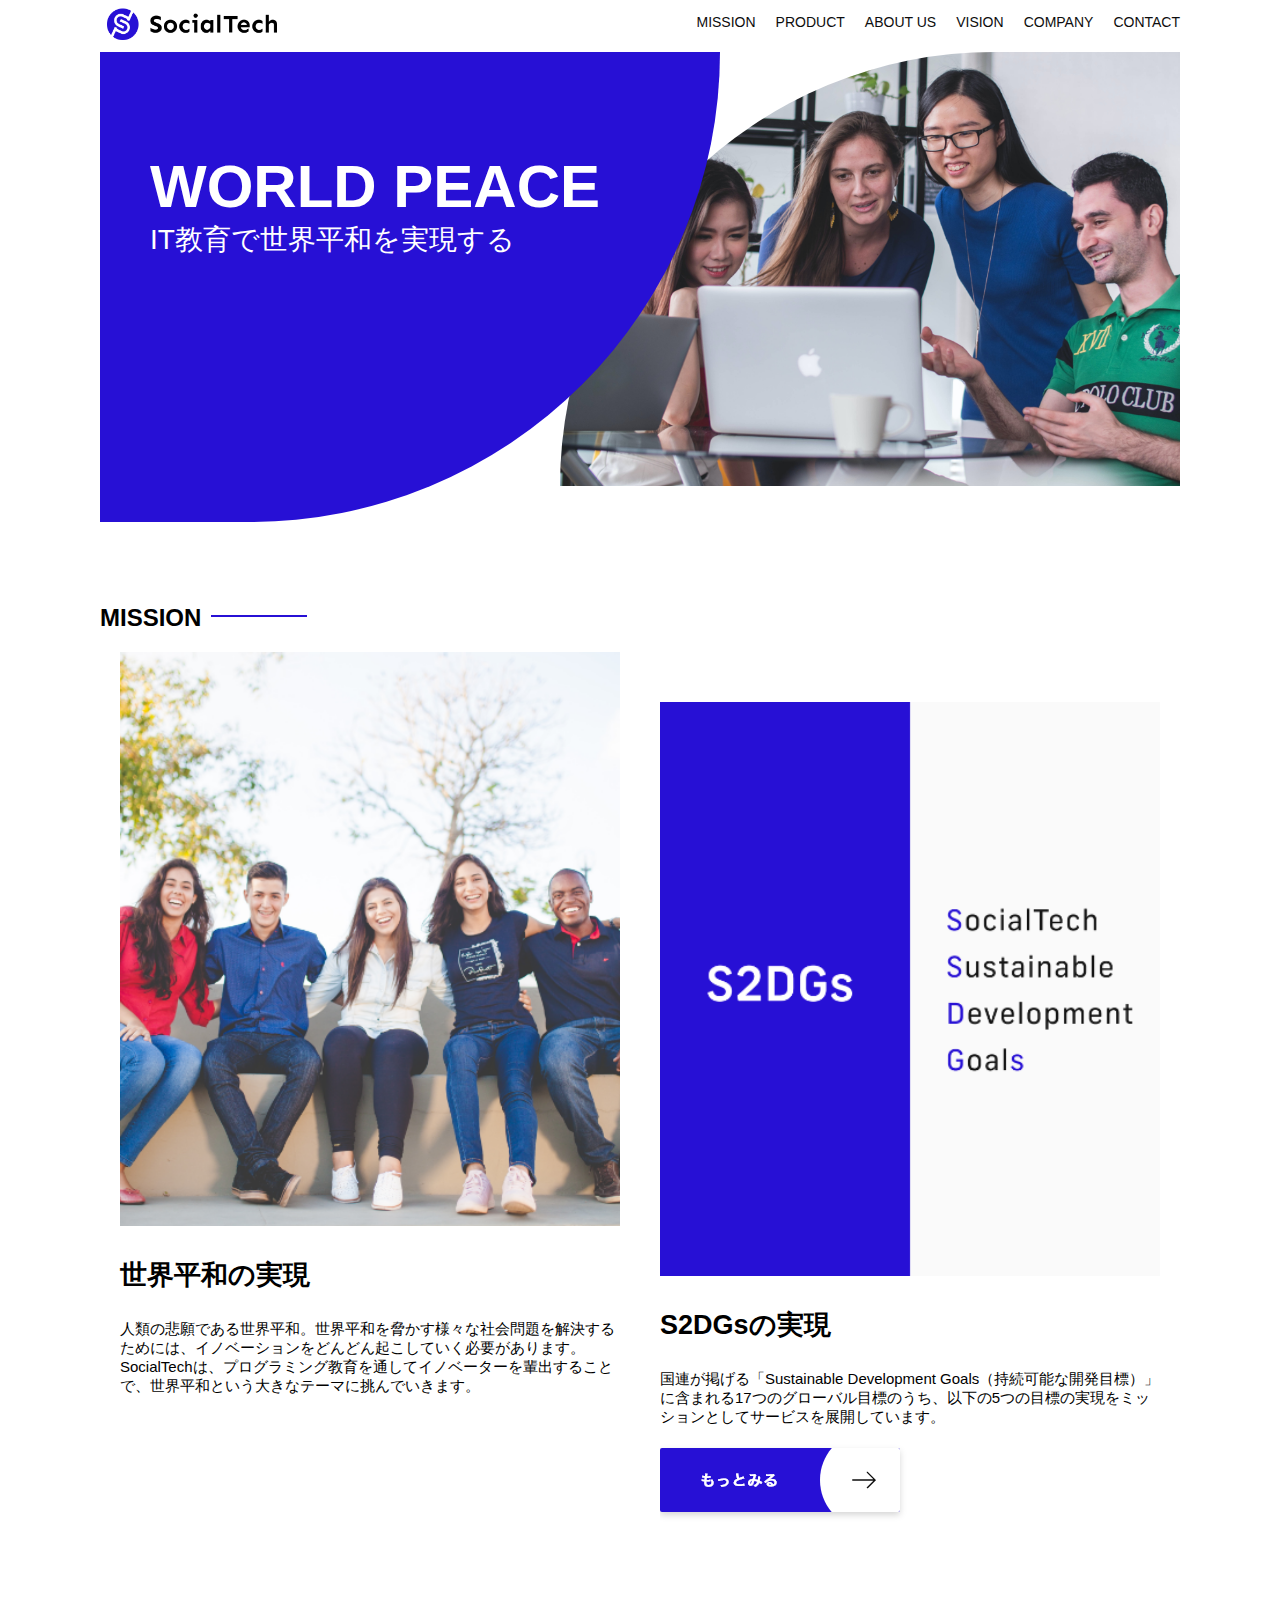
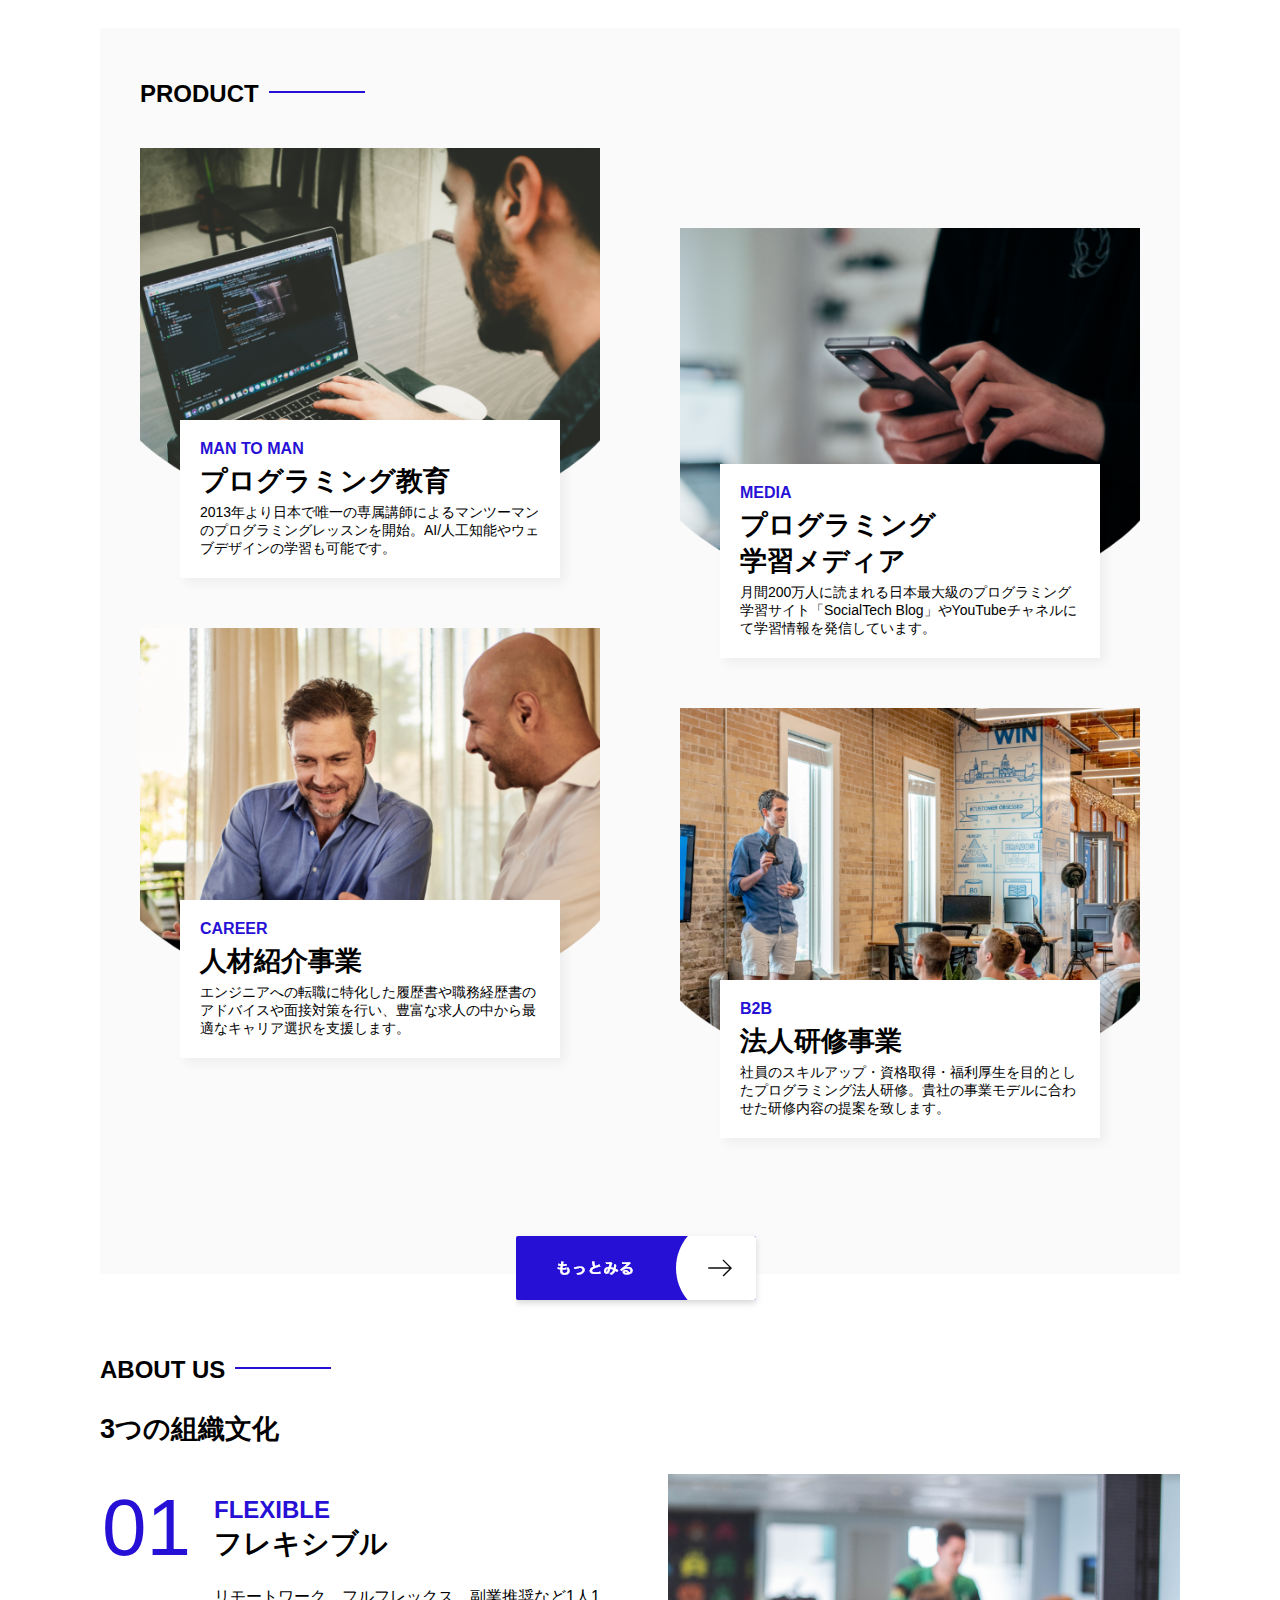
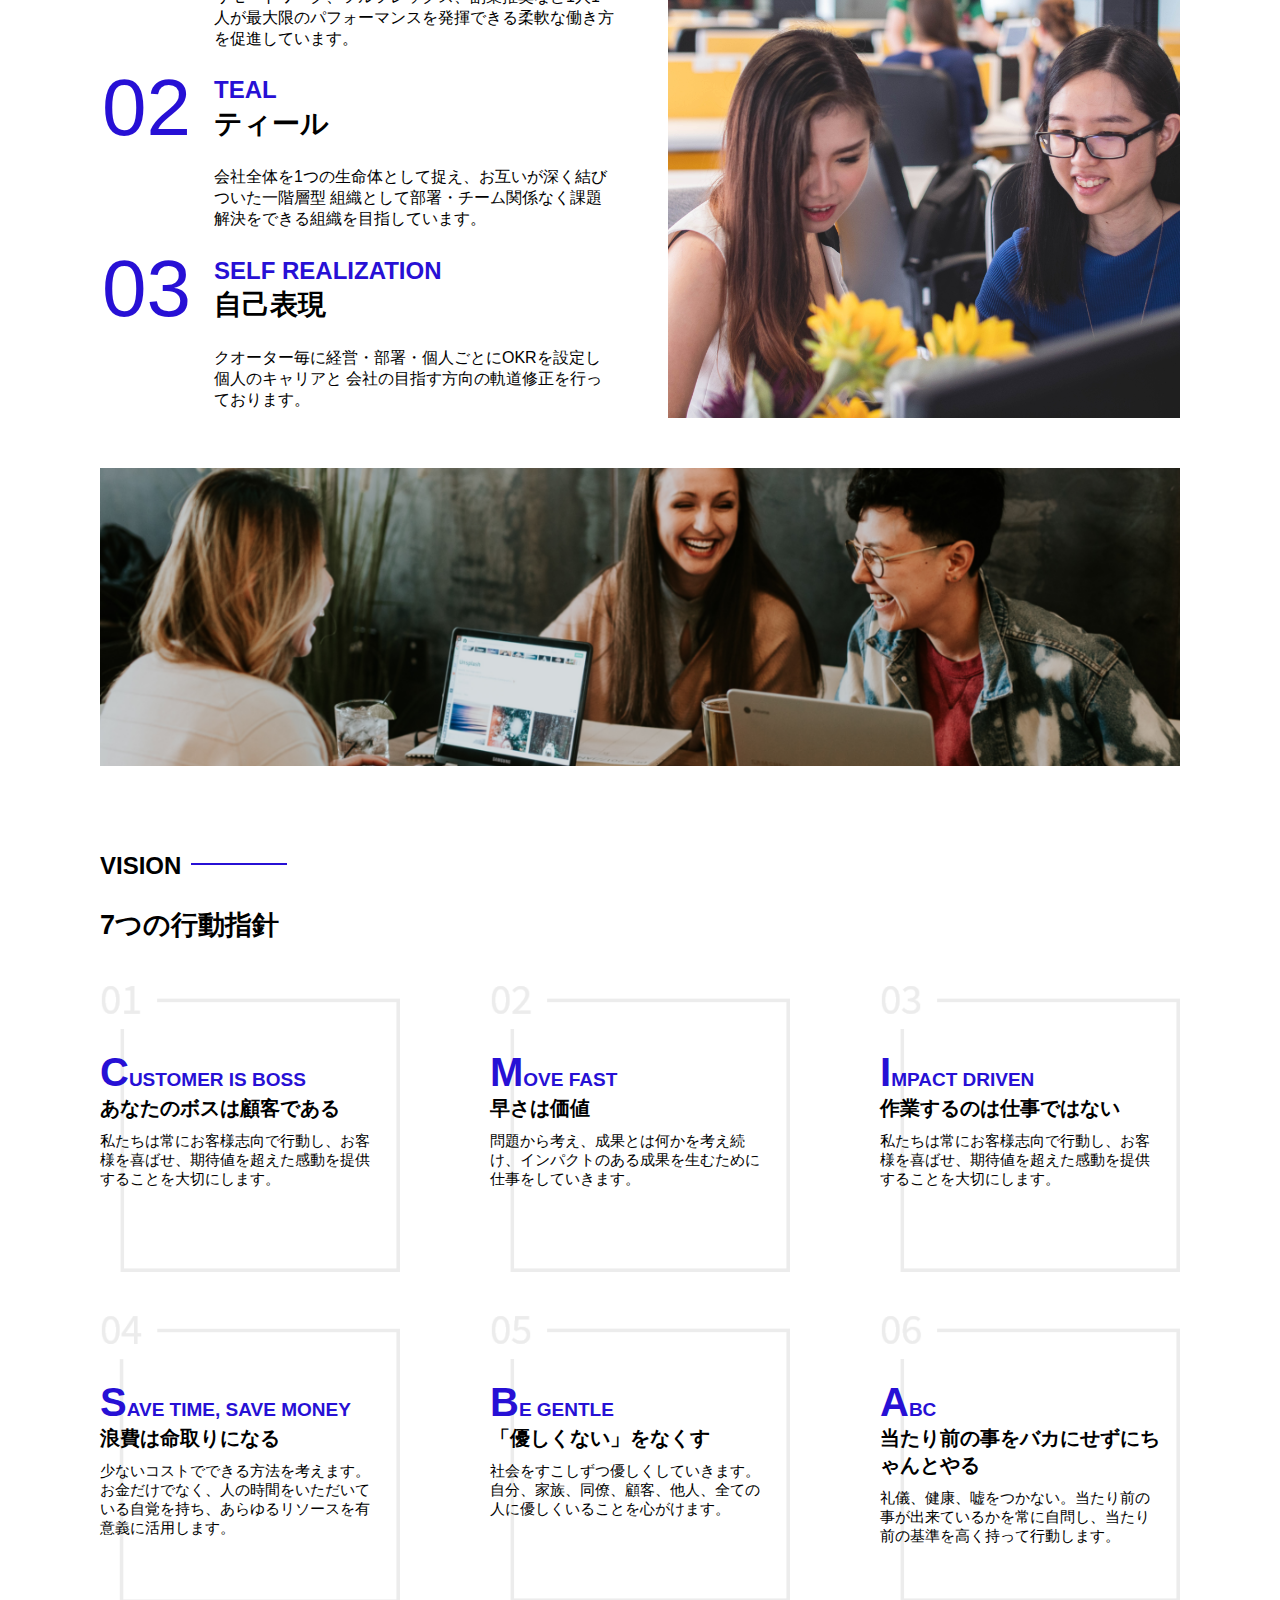
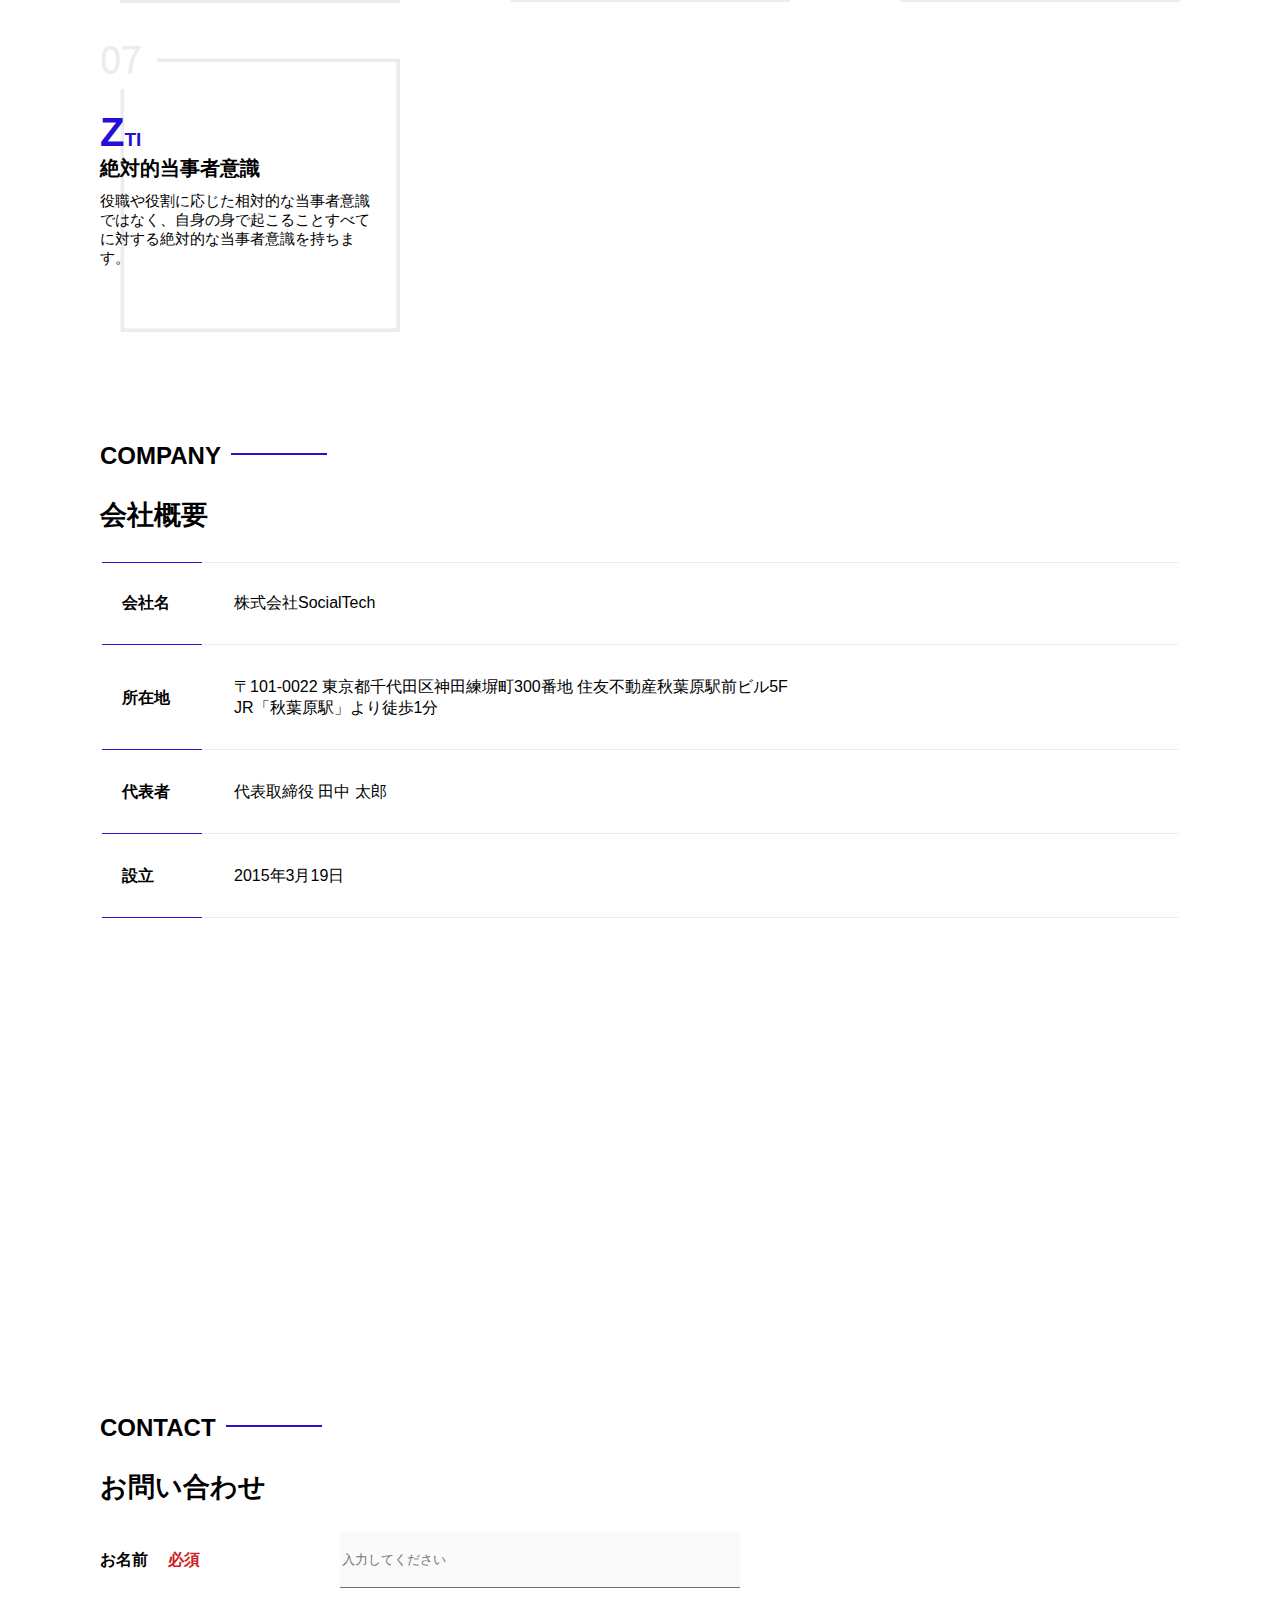
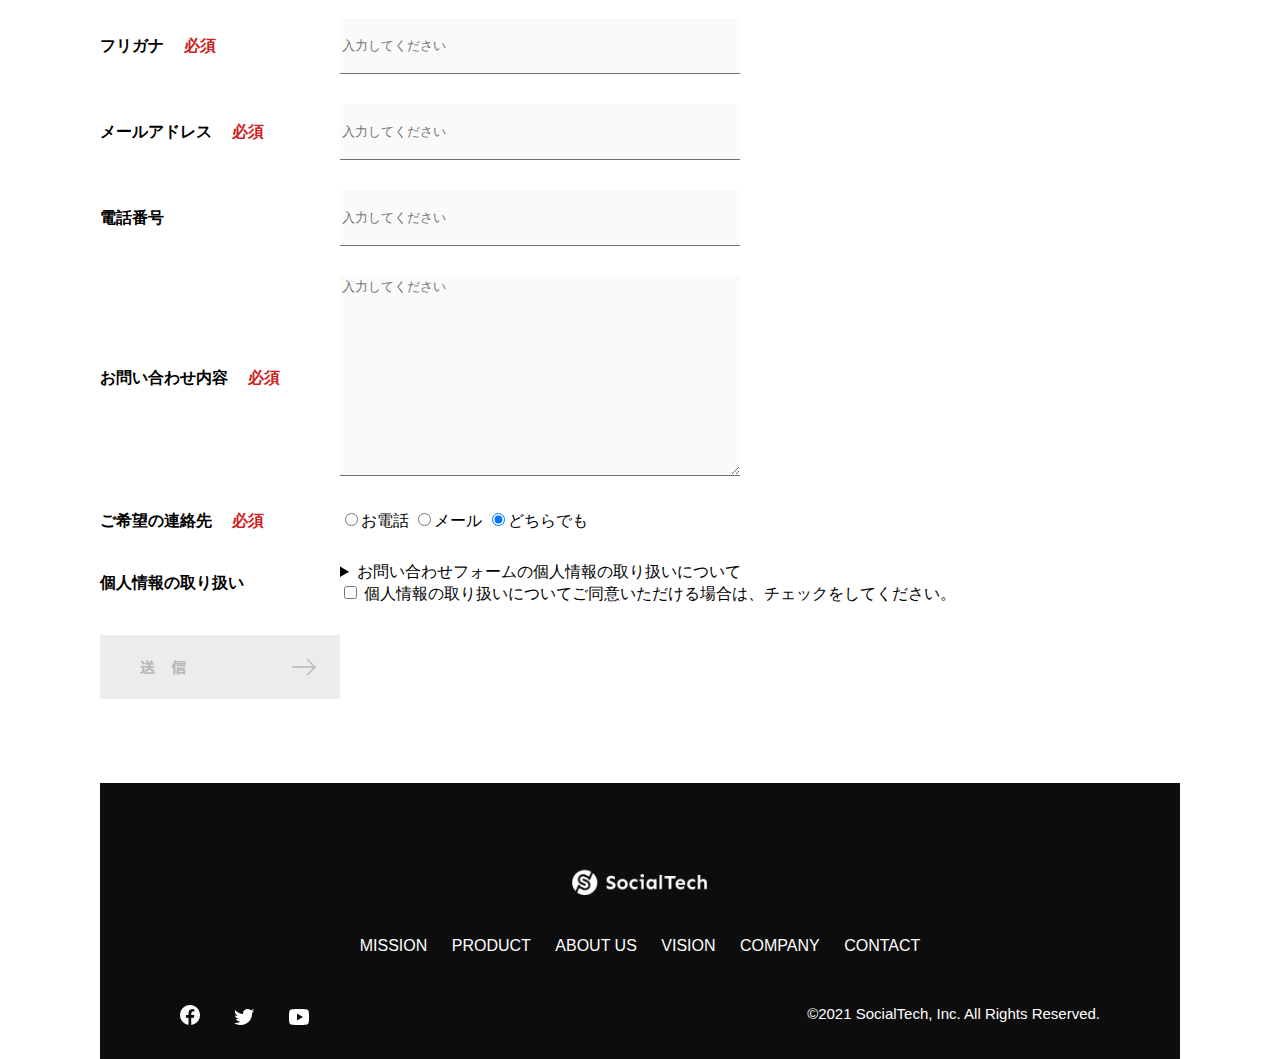
<file: socialtech/index.html>
<!DOCTYPE html>
<html>
  <head>
    <title>SocialTech</title>
    <meta charset="utf-8">
    <meta name="description" content="SocialTechはEdTech業界のリーディングカンパニーを目指します。">
    <meta name="viewport" content="width=device-width, initial-scale=1.0">
    <link rel="stylesheet" href="style.css">
  </head>
  
  <body>
    <!-- ヘッダー -->
    <header>

      <!-- ロゴ -->
      <a href="index.html" id="logo">
        <img src="images/logo.png" alt="トップページに戻る">
      </a>

      <!-- PC用ナビゲーション -->
      <nav id="nav-pc">
        <ul>
          <li><a href="mission.html">MISSION</a></li>
          <li><a href="product.html">PRODUCT</a></li>
          <li><a href="index.html#aboutus">ABOUT US</a></li>
          <li><a href="index.html#vision">VISION</a></li>
          <li><a href="index.html#company">COMPANY</a></li>
          <li><a href="index.html#contact">CONTACT</a></li>
        </ul>
      </nav>

      <!-- スマホ用メニューボタン -->
       <button id="menu-sp" onclick="document.getElementById('nav-sp').style.display = 'block'">
        <img src="images/button-menu.png" alt="ナビゲーションを開く">
       </button>

       <!-- スマホ用ナビゲーション -->
        <div id="nav-sp">
          <button id="close" onclick="document.getElementById('nav-sp').style.display = 'none'">
            <img src="images/button-close.png" alt="ナビゲーションを閉じる">
          </button>

          <nav>
            <ul>
              <li>
                <a id="logo-sp" href="index.html" onclick="document.getElementById('nav-sp').style.display = 'none'"><img src="images/logo-sp.png" alt="トップページに戻る"></a>
              </li>
              <li><a class="menu" href="mission.html" onclick="document.getElementById('nav-sp').style.display = 'none'">MISSION</a></li>
              <li><a class="menu" href="product.html" onclick="document.getElementById('nav-sp').style.display = 'none'">PRODUCT</a></li>
              <li><a class="menu" href="index.html#aboutus" onclick="document.getElementById('nav-sp').style.display = 'none'">ABOUT US</a></li>
              <li><a class="menu" href="index.html#vision" onclick="document.getElementById('nav-sp').style.display = 'none'">VISION</a></li>
              <li><a class="menu" href="index.html#company" onclick="document.getElementById('nav-sp').style.display = 'none'">COMPANY</a></li>
              <li><a class="menu" href="index.html#contact" onclick="document.getElementById('nav-sp').style.display = 'none'">CONTACT</a></li>
            </ul>
          </nav>
          <div id="sns">
            <a href="https://www.facebook.com/sejuku2013">
              <img src="images/button-facebook.png" alt="Facebookのリンク">
            </a>
            <a href="https://twitter.com/samuraijuku">
              <img src="images/button-twitter.png" alt="Twitterのリンク">
            </a>
            <a href="https://www.youtube.com/channel/UCCFOQO5aDK0xXam4cUQXT8g">
              <img src="images/button-youtube.png" alt="YouTubeのリンク">
            </a>
          </div>
        </div>
    </header>
    
    <main>
     <article>
       <!-- メインビジュアル -->
       <section id="main-visual">
        <div id="main-message">
          <h1>WORLD PEACE</h1>
          <p>IT教育で世界平和を実現する</p>
        </div>
        <img src="images/index/index-main.png" alt="PC周りに仲間が集まる多国籍の仲間たち">
       </section>

        <!-- ミッション -->
        <section id="mission">
          <h2 class="index-h2">MISSION</h2>
          <div id="mission-flex">
            <div>
              <img id="mission-photo" src="images/index/index-mission.png" alt="屋外のベンチで写真を撮影する多国籍の仲間たち">
              <h3>世界平和の実現</h3>
              <p>人類の悲願である世界平和。世界平和を脅かす様々な社会問題を解決するためには、イノベーションをどんどん起こしていく必要があります。SocialTechは、プログラミング教育を通してイノベーターを輩出することで、世界平和という大きなテーマに挑んでいきます。</p>
            </div>
            <div>
              <img id="s2dgs" src="images/index/s2dgs.png" alt="S2DGs">
              <h3>S2DGsの実現</h3>
              <p>国連が掲げる「Sustainable Development Goals（持続可能な開発目標）」に含まれる17つのグローバル目標のうち、以下の5つの目標の実現をミッションとしてサービスを展開しています。</p>
              <a href="mission.html">
                <img src="images/button-more.png" alt="もっとみる">
              </a>
            </div>
          </div>
        </section>

       <!-- プロダクト -->
       <section id="product">
        <h2 class="index-h2">PRODUCT</h2>
        <div class="product-flex">
          <div id="product-left">
            <div>
              <img class="product-photo" src="images/index/index-mantoman.png" alt="PCでコードを書く男性">
              <div class="product-explain">
                <span>MAN TO MAN</span>
                <h3>プログラミング教育</h3>
                <p>2013年より日本で唯一の専属講師によるマンツーマンのプログラミングレッスンを開始。AI/人工知能やウェブデザインの学習も可能です。</p>
              </div>
            </div>
            <div>
              <img class="product-photo" src="images/index/index-career.png" alt="笑顔で話し合う2人の男性">
              <div class="product-explain">
                <span>CAREER</span>
                <h3>人材紹介事業</h3>
                <p>エンジニアへの転職に特化した履歴書や職務経歴書のアドバイスや面接対策を行い、豊富な求人の中から最適なキャリア選択を支援します。</p>
              </div>
            </div>
          </div>
          <div id="product-right">
               <div>
                 <img class="product-photo" src="images/index/index-media.png" alt="スマートフォンを操作する人">
                 <div class="product-explain">
                   <span>MEDIA</span>
                   <h3>プログラミング<br>学習メディア</h3>
                   <p>月間200万人に読まれる日本最大級のプログラミング学習サイト「SocialTech Blog」やYouTubeチャネルにて学習情報を発信しています。</p>
                 </div>
               </div>
               <div>
                 <img class="product-photo" src="images/index/index-b2b.png" alt="講演中の男性とそれを聴く人々">
                 <div class="product-explain">
                   <span>B2B</span>
                   <h3>法人研修事業</h3>
                   <p>社員のスキルアップ・資格取得・福利厚生を目的としたプログラミング法人研修。貴社の事業モデルに合わせた研修内容の提案を致します。</p>
                 </div>
               </div>
             </div>
           </div>
        <div id="product-more">
          <a href="product.html">
            <img src="images/button-more.png" alt="もっとみる">
          </a>
        </div>
       </section>

       <!-- ABOUT US -->
       <section id="aboutus">
        <h2 class="index-h2">ABOUT US</h2>
        <h3>3つの組織文化</h3>
        <div>
          <table class="culture-table">
            <tr>
              <td class="culture-num">01</td>
              <th><span class="culture-en">FLEXIBLE</span><br>フレキシブル</th>
            </tr>
            <tr>
              <td>
                <!-- 空のセル -->
              </td>
              <td class="culture-description">リモートワーク、フルフレックス、副業推奨など1人1人が最大限のパフォーマンスを発揮できる柔軟な働き方を促進しています。</td>
            </tr>
            <tr>
              <td class="culture-num">02</td>
              <th><span class="culture-en">TEAL</span><br>ティール</th>
            </tr>
            <tr>
              <td>
                <!-- 空のセル -->
              </td>
              <td class="culture-description">会社全体を1つの生命体として捉え、お互いが深く結びついた一階層型 組織として部署・チーム関係なく課題解決をできる組織を目指しています。</td>
            </tr>
            <tr>
              <td class="culture-num">03</td>
              <th><span class="culture-en">SELF REALIZATION</span><br>自己表現</th>
            </tr>
            <tr>
              <td>
                <!-- 空のセル -->
              </td>
              <td class="culture-description">クオーター毎に経営・部署・個人ごとにOKRを設定し個人のキャリアと 会社の目指す方向の軌道修正を行っております。</td>
            </tr>
          </table>
          <img class="culture-img" src="images/index/index-aboutus1.png" alt="笑顔で話し合う2人の女性">
        </div>
        <img class="culture-img2" src="images/index/index-aboutus2.png" alt="笑顔で話し合う3人の男女">
       </section>

       <!-- VISION -->
        <section id="vision">
          <h2 class="index-h2">VISION</h2>
          <h3>7つの行動指針</h3>
          <div>
            <div class="vision-box">
              <img src="images/index/vision-01.png" alt="01">
                <div>
                 <h4>CUSTOMER IS BOSS</h4>
                 <h5>あなたのボスは顧客である</h5>
                 <p>私たちは常にお客様志向で行動し、お客様を喜ばせ、期待値を超えた感動を提供することを大切にします。</p>
                </div>
            </div>
            <div class="vision-box">
              <img src="images/index/vision-02.png" alt="02">
                <div>
                 <h4>MOVE FAST</h4>
                 <h5>早さは価値</h5>
                 <p>問題から考え、成果とは何かを考え続け、インパクトのある成果を生むために仕事をしていきます。</p>
                </div>
            </div>
            <div class="vision-box">
              <img src="images/index/vision-03.png" alt="03">
                <div>
                 <h4>IMPACT DRIVEN</h4>
                 <h5>作業するのは仕事ではない</h5>
                 <p>私たちは常にお客様志向で行動し、お客様を喜ばせ、期待値を超えた感動を提供することを大切にします。</p>
                </div>
            </div>
            <div class="vision-box">
              <img src="images/index/vision-04.png" alt="04">
                <div>
                 <h4>SAVE TIME, SAVE MONEY</h4>
                 <h5>浪費は命取りになる</h5>
                 <p>少ないコストでできる方法を考えます。お金だけでなく、人の時間をいただいている自覚を持ち、あらゆるリソースを有意義に活用します。</p>
                </div>
            </div>
            <div class="vision-box">
              <img src="images/index/vision-05.png" alt="05">
                <div>
                 <h4>BE GENTLE</h4>
                 <h5>「優しくない」をなくす</h5>
                 <p>社会をすこしずつ優しくしていきます。自分、家族、同僚、顧客、他人、全ての人に優しくいることを心がけます。</p>
                </div>
            </div>
            <div class="vision-box">
              <img src="images/index/vision-06.png" alt="06">
                <div>
                 <h4>ABC</h4>
                 <h5>当たり前の事をバカにせずにちゃんとやる</h5>
                 <p>礼儀、健康、嘘をつかない。当たり前の事が出来ているかを常に自問し、当たり前の基準を高く持って行動します。</p>
                </div>
            </div>
            <div class="vision-box">
              <img src="images/index/vision-07.png" alt="07">
                <div>
                 <h4>ZTI</h4>
                 <h5>絶対的当事者意識</h5>
                 <p>役職や役割に応じた相対的な当事者意識ではなく、自身の身で起こることすべてに対する絶対的な当事者意識を持ちます。</p>
                </div>
            </div>
          </div>
        </section>
        <!-- COMPANY -->
        <section id="company">
          <h2 class="index-h2">COMPANY</h2>
          <h3>会社概要</h3>
          <table id="company-table">
            <tr>
              <th class="tableheader tableheader-first">会社名</th>
              <td class="cell cell-first">株式会社SocialTech</td>
            </tr>
            <tr>
              <th class="tableheader">所在地</th>
              <td class="cell">〒101-0022 東京都千代田区神田練塀町300番地 住友不動産秋葉原駅前ビル5F<br>JR「秋葉原駅」より徒歩1分</td>
            </tr>
            <tr>
              <th class="tableheader">代表者</th>
              <td class="cell">代表取締役 田中 太郎</td>
            </tr>
            <tr>
              <th class="tableheader">設立</th>
              <td class="cell">2015年3月19日</td>
            </tr>
          </table>
          <iframe src="https://www.google.com/maps/embed?pb=!1m18!1m12!1m3!1d103715.61158390001!2d139.64747973906253!3d35.674222900000004!2m3!1f0!2f0!3f0!3m2!1i1024!2i768!4f13.1!3m3!1m2!1s0x60188c83d1d00dc3%3A0x70a5649d7954cd46!2z5qCq5byP5Lya56S-44Ki44Kk44Ko44K544Ko44OV44ON44OD44OI77yISVNGIE5FVCBHUk9VUO-8iSDmnKznpL4!5e0!3m2!1sja!2sjp!4v1726644651321!5m2!1sja!2sjp" width="600" height="450" style="border:0;" allowfullscreen="" loading="lazy" referrerpolicy="no-referrer-when-downgrade">
          </iframe>
        </section>
        <!-- お問い合わせフォーム -->
         <section id="contact">
          <h2 class="index-h2">CONTACT</h2>
          <h3>お問い合わせ</h3>
          <form>
            <div>
              <div class="contact-heading">
                <label class="contact-label">お名前<span class="contact-span">必須</span></label>
              </div>
              <div>
                <input type="text" name="name" placeholder="入力してください" class="contact-textbox">
              </div>
            </div>
            <div>
              <div class="contact-heading">
                <label class="contact-label">フリガナ<span class="contact-span">必須</span></label>
              </div>
              <div>
                <input type="text" name="hurigana" placeholder="入力してください" class="contact-textbox">
              </div>
            </div>
            <div>
              <div class="contact-heading">
                <label class="contact-label">メールアドレス<span class="contact-span">必須</span></label>
              </div>
              <div>
                <input type="text" name="email" placeholder="入力してください" class="contact-textbox">
              </div>
            </div>
            <div>
              <div class="contact-heading">
                <label class="contact-label">電話番号</label>
              </div>
              <div>
                <input type="text" name="tel" placeholder="入力してください" class="contact-textbox">
              </div>
            </div>
            <div>
              <div class="contact-heading">
                <label class="contact-label">お問い合わせ内容<span class="contact-span">必須</span></label>
              </div>
              <div>
                <textarea class="contact-textarea" name="message" placeholder="入力してください"></textarea>
              </div>
            </div>
            <div>
              <div class="contact-heading">
                <label class="contact-label">ご希望の連絡先<span class="contact-span">必須</span></label>
              </div>
              <div>
                <input class="radiobutton" type="radio" value="tel" name="contact" checked><label>お電話</label>
                <input class="radiobutton" type="radio" value="mail" name="contact" checked><label>メール</label>
                <input class="radiobutton" type="radio" value="both" name="contact" checked><label>どちらでも</label>
              </div>
            </div>
            <div>
              <div class="contact-heading">
                <label class="contact-label">個人情報の取り扱い</label>
              </div>
              <div>
                <details>
                  <summary>お問い合わせフォームの個人情報の取り扱いについて</summary>
                  <div>
                    <dl>
                      <dt>１．組織の名称又は氏名</dt>
                      <dd>株式会社SocialTech</dd>
                      <dt>２．個人情報保護管理者（若しくはその代理人）の氏名又は職名、所属及び連絡先</dt>
                      <dd>
                        <p>鈴木 一郎 コーポレート部</p>
                        <p>メールアドレス：samurai@example.com</p>
                        <p>TEL：03-1234-5678</p>
                      </dd>
                      <dt>３．個人情報の利用目的</dt>
                      <dd>
                        <ul>
                          <li>本サービス及び本サービスに関連する情報の提供又はそれらに関する連絡のため</li>
                          <li>ユーザーの本人確認のため</li>
                          <li>当社サービスのご案内のため</li>
                          <li>当社の商品等の広告または宣伝（電子メールによるものを含むものとします。）</li>
                        </ul>
                      </dd>
                      <dt>４．個人情報の取り扱い業務の委託</dt>
                      <dd>個人情報の取扱業務の全部または一部を外部に業務委託する場合があります。その際、弊社は、個人情報を適切に保護できる管理体制を敷き実行していることを条件として委託先を厳選したうえで、機密保持契約を委託先と締結し、お客様の個人情報を厳密に管理させます。</dd>
                      <dt>５．個人情報の開示等の請求</dt>
                      <dd>
                        お客様は、弊社に対してご自身の個人情報の開示等（利用目的の通知、開示、内容の訂正・追加・削除、利用の停止または消去、第三者への提供の停止）に関して、当社問合わせ窓口に申し出ることができます。<br>
                        その際、弊社はお客様ご本人を確認させていただいたうえで、合理的な期間内に対応いたします。<br>
                        なお、個人情報に関する弊社問合わせ先は、次の通りです。
                      </dd>
                      <dd>
                        <p>株式会社SocialTech  個人情報問合せ窓口</p>
                        <p>〒150-0043  東京都千代田区神田練塀町300番地 住友不動産秋葉原駅前ビル5F</p>
                        <p>メールアドレス:samurai@example.com  TEL:03-1234-5678</p>
                      </dd>
                      <dt>６．個人情報を提供されることの任意性について</dt>
                      <dd>お客様がご自身の個人情報を弊社に提供されるか否かは、お客様のご判断によりますが、もしご提供されない場合には、適切なサービスが提供できない場合がありますので予めご了承ください。</dd>
                    </dl>
                  </div>
                </details>
                <input type="checkbox" name="agree">
                <span>個人情報の取り扱いについてご同意いただける場合は、チェックをしてください。</span>
              </div>
            </div>
            <input type="image" src="images/button-submit.png" alt="送信する">
          </form>
         </section>
     </article>
    </main>

    <footer>
      <div id="footer-logo">
        <img src="images/logo-sp.png" alt="SocialTech">
      </div>
      <div id="footer-link">
        <a href="mission.html">MISSION</a>
        <a href="product.html">PRODUCT</a>
        <a href="index.html#aboutus">ABOUT US</a>
        <a href="index.html#vision">VISION</a>
        <a href="index.html#company">COMPANY</a>
        <a href="index.html#contact">CONTACT</a>
      </div>
      <div id="sns-footer">
        <div class="sns-btns">
          <a href="https://www.facebook.com/sejuku2013"><img src="images/button-facebook.png" alt="facebookのリンク"></a>
          <a href="https://twitter.com/samuraijuku"><img src="images/button-twitter.png" alt="Twitterのリンク"></a>
          <a href="https://www.youtube.com/channel/UCCFOQO5aDK0xXam4cUQXT8g"><img src="images/button-youtube.png" alt="YouTubeのリンク"></a>
        </div>
        <p id="copyright">&copy;2021 SocialTech, Inc. All Rights Reserved.</p>
      </div>
    </footer>
  </body>
</html>
</file>
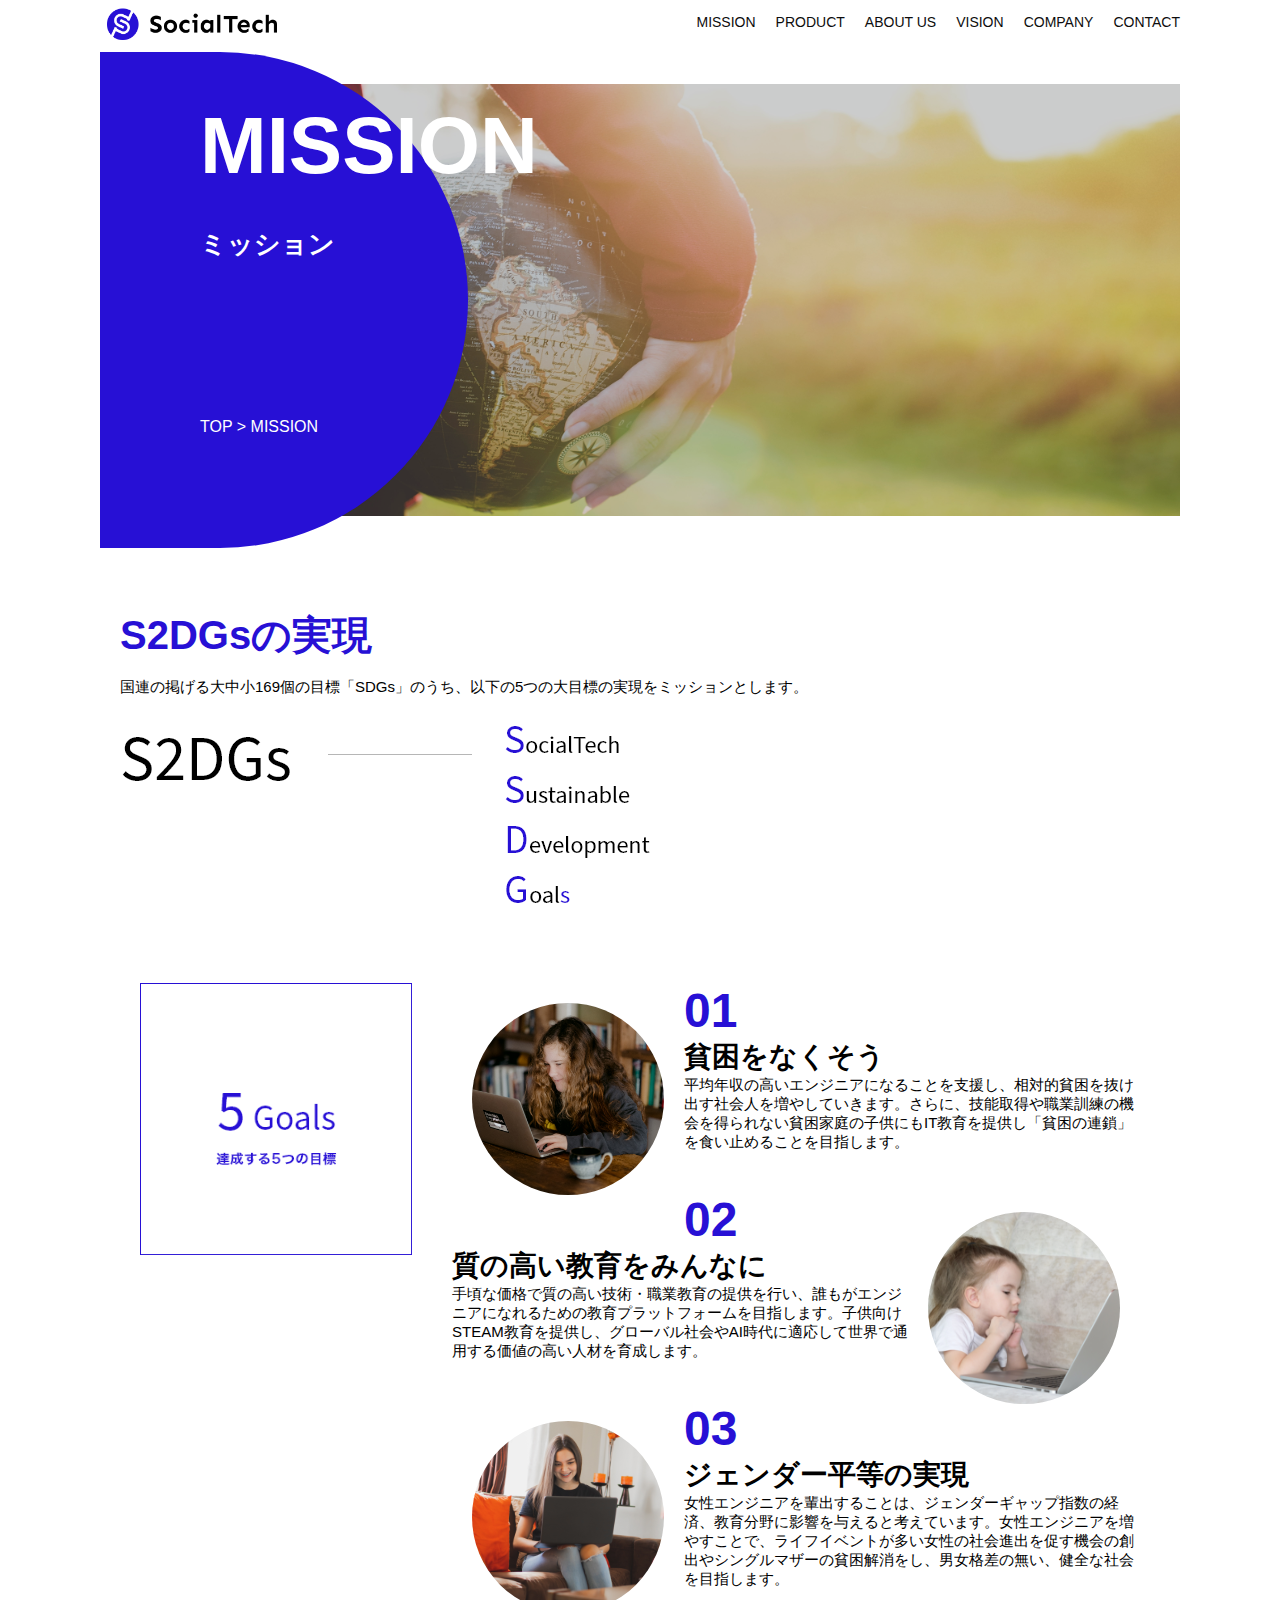
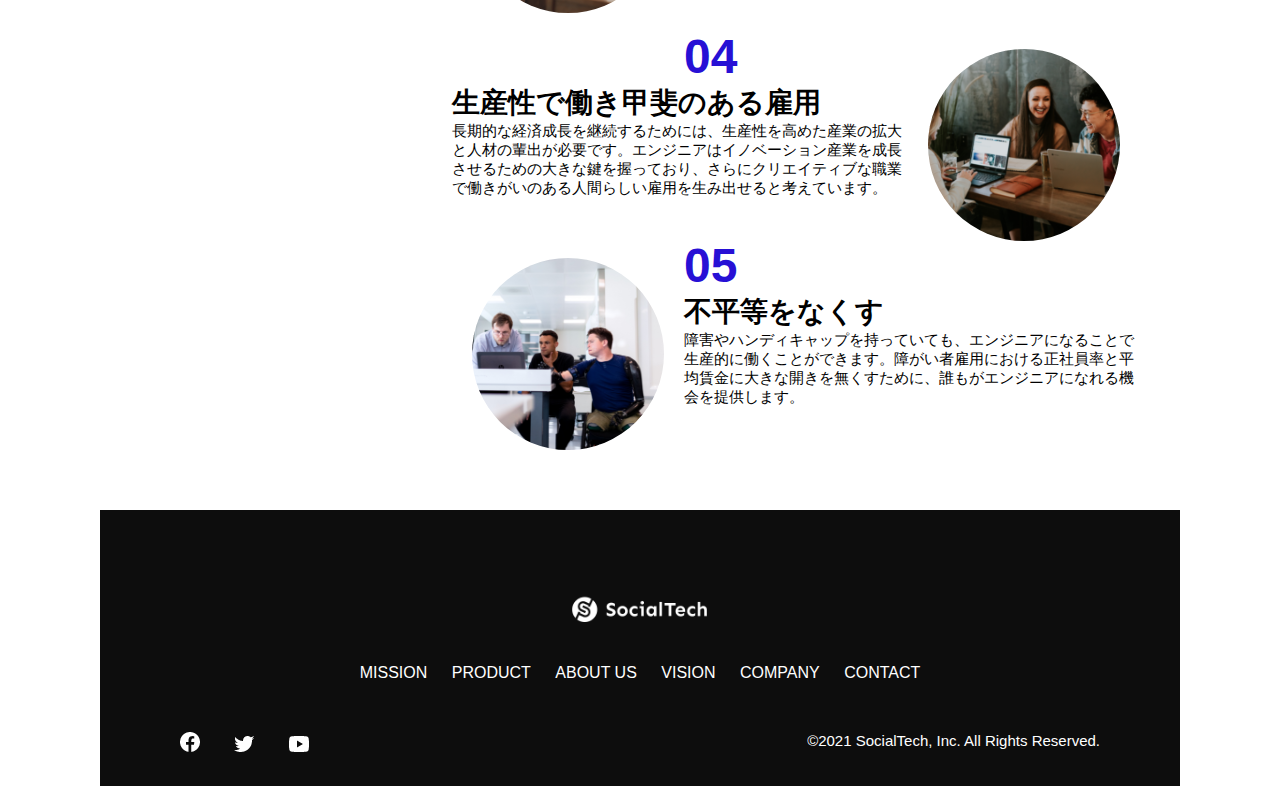
<file: socialtech/mission.html>
<!DOCTYPE html>
<html>
  <head>
    <title>SocialTech - MISSION ミッション -</title>
    <meta charset="utf-8">
    <meta name="description" content="SocialTechが目指す5つの目標（S2DGs）を紹介します">
    <meta name="viewport" content="width=device-width, initial-scale=1.0">
    <link rel="stylesheet" href="style.css">
  </head>

  <body>
    <!-- ヘッダ -->
    <header>
     <!-- ロゴ -->
     <a href="index.html" id="logo">
      <img src="images/logo.png" alt="トップページに戻る">
     </a>

     <!-- PC用のナビゲーション -->
      <nav id="nav-pc">
        <ul>
          <li><a href="mission.html">MISSION</a></li>
          <li><a href="product.html">PRODUCT</a></li>
          <li><a href="index.html#aboutus">ABOUT US</a></li>
          <li><a href="index.html#vision">VISION</a></li>
          <li><a href="index.html#company">COMPANY</a></li>
          <li><a href="index.html#contact">CONTACT</a></li>
        </ul>
      </nav>

      <!-- スマホ用メニューボタン -->
      <button id="menu-sp" onclick="document.getElementById('nav-sp').style.display = 'block'">
        <img src="images/button-menu.png" alt="ナビゲーションを開く">
      </button>

      <!-- スマホ用ナビゲーション -->
      <div id="nav-sp">
        <button id="close" onclick="document.getElementById('nav-sp').style.display = 'none'">
          <img src="images/button-close.png" alt="ナビゲーションを閉じる">
        </button>

        <nav>
          <ul>
            <li>
              <a id="logo-sp" href="index.html" onclick="document.getElementById('nav-sp').style.display = 'none'"><img src="images/logo-sp.png" alt="トップページに戻る"></a>
            </li>
            <li><a class="menu" href="mission.html" onclick="document.getElementById('nav-sp').style.display = 'none'">MISSION</a></li>
            <li><a class="menu" href="product.html" onclick="document.getElementById('nav-sp').style.display = 'none'">PRODUCT</a></li>
            <li><a class="menu" href="index.html#aboutus" onclick="document.getElementById('nav-sp').style.display = 'none'">ABOUT US</a></li>
            <li><a class="menu" href="index.html#vision" onclick="document.getElementById('nav-sp').style.display = 'none'">VISION</a></li>
            <li><a class="menu" href="index.html#company" onclick="document.getElementById('nav-sp').style.display = 'none'">COMPANY</a></li>
            <li><a class="menu" href="index.html#contact" onclick="document.getElementById('nav-sp').style.display = 'none'">CONTACT</a></li>
          </ul>
        </nav>
        <div id="sns">
          <a href="https://www.facebook.com/sejuku2013">
            <img src="images/button-facebook.png" alt="Facebookのリンク">
          </a>
          <a href="https://twitter.com/samuraijuku">
            <img src="images/button-twitter.png" alt="Twitterのリンク">
          </a>
          <a href="https://www.youtube.com/channel/UCCFOQO5aDK0xXam4cUQXT8g">
            <img src="images/button-youtube.png" alt="YouTubeのリンク">
          </a>
        </div>
      </div>
    </header>

    <main>
      <article>
        <section id="mssion-main">
          <div class="mission-main-inner">
            <div id="mission-title">
              <h1>MISSION<br><span>ミッション</span></h1>
              <p>TOP > MISSION</p>
            </div>
          </div>
        </section>

        <section id="mission-s2dgs">
          <h2 class="mission-h2">S2DGsの実現</h2>
          <p>国連の掲げる大中小169個の目標「SDGs」のうち、以下の5つの大目標の実現をミッションとします。</p>
          <img src="images/mission/mission-s2dgs.png" alt="S2DGs">
        </section>

        <section id="mission-five-goals">
          <div class="five-goals-image">
            <img src="images/mission/mission-5goals.png" alt="5Goals">
          </div>
          <div class="five-goals-read">
            <div>
              <img class="fivegoals-image-left" src="images/mission/mission-5goals01.png" alt="PCを操作する女の子">
              <span class="fivegoals-number">01</span>
              <h3 class="fivegoals-h3">貧困をなくそう</h3>
              <p class="fivegoals-p">平均年収の高いエンジニアになることを支援し、相対的貧困を抜け出す社会人を増やしていきます。さらに、技能取得や職業訓練の機会を得られない貧困家庭の子供にもIT教育を提供し「貧困の連鎖」を食い止めることを目指します。</p>
            </div>
            <div>
              <img class="fivegoals-image-right" src="images/mission/mission-5goals02.png" alt="PCを見つめる小さい女の子">
              <span class="fivegoals-number">02</span>
              <h3 class="fivegoals-h3">質の高い教育をみんなに</h3>
              <p class="fivegoals-p">手頃な価格で質の高い技術・職業教育の提供を行い、誰もがエンジニアになれるための教育プラットフォームを目指します。子供向けSTEAM教育を提供し、グローバル社会やAI時代に適応して世界で通用する価値の高い人材を育成します。</p>
            </div>
            <div>
              <img class="fivegoals-image-left" src="images/mission/mission-5goals03.png" alt="PCを操作する女性">
              <span class="fivegoals-number">03</span>
              <h3 class="fivegoals-h3">ジェンダー平等の実現</h3>
              <p class="fivegoals-p">女性エンジニアを輩出することは、ジェンダーギャップ指数の経済、教育分野に影響を与えると考えています。女性エンジニアを増やすことで、ライフイベントが多い女性の社会進出を促す機会の創出やシングルマザーの貧困解消をし、男女格差の無い、健全な社会を目指します。</p>
            </div>
            <div>
              <img class="fivegoals-image-right" src="images/mission/mission-5goals04.png" alt="が尾で話し合う3人の男女">
              <span class="fivegoals-number">04</span>
              <h3 class="fivegoals-h3">生産性で働き甲斐のある雇用</h3>
              <p class="fivegoals-p">長期的な経済成長を継続するためには、生産性を高めた産業の拡大と人材の輩出が必要です。エンジニアはイノベーション産業を成長させるための大きな鍵を握っており、さらにクリエイティブな職業で働きがいのある人間らしい雇用を生み出せると考えています。</p>
            </div>
            <div>
              <img class="fivegoals-image-left" src="images/mission/mission-5goals05.png" alt="障害を持つ男性が生き生きと働く様子">
              <span class="fivegoals-number">05</span>
              <h3 class="fivegoals-h3">不平等をなくす</h3>
              <p class="fivegoals-p">障害やハンディキャップを持っていても、エンジニアになることで生産的に働くことができます。障がい者雇用における正社員率と平均賃金に大きな開きを無くすために、誰もがエンジニアになれる機会を提供します。</p>
            </div>
          </div>
        </section>
      </article>
    </main>
      
    <footer>
      <div id="footer-logo">
        <img src="images/logo-sp.png" alt="SocialTech">
      </div>
      <div id="footer-link">
        <a href="mission.html">MISSION</a>
        <a href="product.html">PRODUCT</a>
        <a href="index.html#aboutus">ABOUT US</a>
        <a href="index.html#vision">VISION</a>
        <a href="index.html#company">COMPANY</a>
        <a href="index.html#contact">CONTACT</a>
       </div>
      <div id="sns-footer">
        <div class="sns-btns">
          <a href="https://www.facebook.com/sejuku2013"><img src="images/button-facebook.png" alt="Facebookのリンク"></a>
          <a href="https://twitter.com/samuraijuku"><img src="images/button-twitter.png" alt="Twitterのリンク"></a>
          <a href="https://www.youtube.com/channel/UCCFOQO5aDK0xXam4cUQXT8g"><img src="images/button-youtube.png" alt="YouTubeのリンク"></a>
        </div>
        <p id="copyright">&copy;2021 SocialTech, Inc. All Rights Reserved.</p>
      </div>
    </footer>
  </body>
</html>
</file>
<file: socialtech/style.css>
/* PC,スマホ共通スタイル */
* {
  /* max-width: 1080px;
  margin: 0 auto 0 auto; */
  box-sizing: border-box;
}

p {
  font-size: 15px;
}

body {
  max-width: 1080px;
  margin: 0 auto 0 auto;
  font-family: "Source Sans Pro", "Hiragino Kaku Gothic ProN", Meiryo, Arial, sans-serif;
}

/* ヘッダー */
header {
  display: flex;
  justify-content: space-between;
}

/* ナビゲーションのレイアウト */
#nav-pc {
  font-size: 14px;
}

#nav-pc ul {
  display: flex;
  padding-left: 0;
}

#nav-pc ul {
  display: flex;
  padding-left: 0;
}

#nav-pc li {
  list-style: none;
}

/* ナビゲーションリンクの装飾設定 */
#nav-pc a {
  text-decoration: none;
  margin-left: 20px;
  color: #0d0d0d;
}

#nav-pc a:hover {
  text-decoration: underline;
}

/* スマホ用ナビを非表示 */
#nav-sp,
#menu-sp {
  display: none;
}




/* メインビジュアル */
#main-visual {
  position: relative;
  height: 470px;
}

#main-message {
  position: absolute;
  top: 0;
  left: 0;
  background-color: #2710d5;
  color: #ffffff;
  border-radius: 0 0 476px 0;
  max-width: 620px;
  height: 100%;
  width: 100%;
  z-index: 11;
}

#main-message > h1 {
  font-size: 60px;
  margin: 100px 0 0 50px;
}

#main-message > p {
  font-size: 28px;
  margin: 0 0 0 50px;
}

#main-visual > img {
  max-width: 620px;
  border-radius: 476px 0 0 0;
  position: absolute;
  top: 0;
  right: 0;
  z-index: 10;
}

/* 見出し */
h2 {
  margin: 40px 0 0 0;
}

h2::after {
  content: url("images/line.png");
  margin-left: 10px;
}

h3 {
  font-size: 27px;
}

/* ミッション */
#mission {
  margin: 80px auto 80px auto;
}

#mission-flex {
  display: flex;
}

#mission-flex > div {
  width: 50%;
  margin: 20px;
}

#mission-photo {
  width: 100%;
}

#s2dgs {
  margin-top: 50px;
  width: 100%;
}

/* プロダクト */
#product {
  background-color: #fafafa;
  margin: 80px 0 80px 0;
  padding: 10px 40px 0px 40px;
}

/* 外枠 */
#product .product-flex {
  margin-top: 40px;
  display: flex;
}

/* 左のカラム */
#product-left {
  width: 50%;
  margin-right: 20px;
}

/* 右のカラム */
#product-right {
  width: 50%;
  margin-left: 20px;
  margin-top: 80px;
}

/* 画像＋説明の枠 */
#product-left > div {
  position: relative;
  height: 480px;
  margin-right: 20px;
}

#product-right > div {
 position: relative;
  height: 480px;
  margin-left: 20px;
}

/* 画像 */
.product-photo {
  width: 100%;
}

/* 説明文の枠 */
.product-explain {
  background-color: #ffffff;
  position: absolute;
  left: 0;
  bottom: 50px;
  margin: 0 40px 0 40px;
  padding: 20px;
  box-shadow: 5px 5px 10px rgba(0, 0, 0, 0.05);
}
  
/* 説明文の英語 */
.product-explain > span {
  color: #2710d5;
  font-weight: bold;
  font-size: 16px;
  margin: 0;
}
  
/* 説明文の見出し */
.product-explain > h3 {
  margin: 5px 0 5px 0;
}
  
/* 説明文 */
.product-explain > p {
  font-size: 14px;
  margin: 0;
}
  
/* もっと見るボタン */
#product-more {
 text-align: center;
}
  
#product-more a {
 position: relative;
 bottom: -42px;
}

/* ABOUT US */
#aboutus {
  margin: 80px auto 80px auto;
}

/* 3つの組織文化と画像を入れる枠 */
#aboutus > div {
  display: flex;
}

/* 画像 */
.culture-img {
  width: 50%;
  align-self: flex-start;
}

.culture-img2 {
  margin-top: 50px;
  width: 100%;
}

/* 3つの組織文化の表 */
.culture-table {
  margin-right: 50px;
}

/* 番号 */
.culture-num {
  font-size: 80px;
  color: #2710d5;
  padding: 0 20px 0 0;
}

/* 見出し */
.culture-table th {
  text-align: left;
  font-size: 28px;
  font-weight: bold;
}

/* 組織文化英語 */
.culture-en {
  color: #2710d5;
  font-size: 24px;
}

/* 説明文 */
.culture-description {
  margin: 0;
}

/* ビジョン */
#vision {
  margin: 80px auto 80px auto;
}

/* セクション内の外枠 */
#vision > div {
  display: flex;
  justify-content: space-between;
  flex-wrap: wrap;
}

/* 7つの行動指針の枠 */
.vision-box {
  width: 300px;
  height: 300px;
  margin-bottom: 30px;
  position: relative;
}

.vision-box > img {
  width: 100%;
  position: relative;
  z-index: 30;
}

.vision-box > div {
  position: absolute;
  top: 0;
  left: 0;
  z-index: 31;
  margin-right: 20px;
}

.vision-box > div > h4 {
  color: #2710d5;
  font-size: 19px;
  margin: 80px 0 0 0;
}

.vision-box > div > h4::first-letter {
  font-size: 40px;
}

.vision-box > div > h5 {
  font-size: 20px;
  margin: 0 0 0 0;
}

.vision-box > div > p {
  margin: 10px 0 0 0;
}

/* 会社概要 */
#company {
  margin: 80px auto 80px auto;
}

#company-table {
  width: 100%;
}

.tableheader {
  text-align: left;
  padding: 20px;
  border-bottom-color: #2710d5;
  border-bottom-width: 1px;
  border-bottom-style: solid;
  width: 100px;
}

.tableheader-first {
  border-top-color: #2710d5;
  border-top-width: 1px;
  border-top-style: solid;
}

.cell {
  padding: 30px;
  border-bottom-color: #ececec;
  border-bottom-width: 1px;
  border-bottom-style: solid;
}

.cell-first {
  border-top-color: #ececec;
  border-top-width: 1px;
  border-top-style: solid;
}

#company > iframe {
  width: 100%;
  height: 368px;
  margin-top: 40px;
}

/* お問い合わせ */
#contact {
  margin: 80px auto 80px auto;
}

/* 外枠 */
#contact > form > div {
  display: flex;
  flex-direction: row;
  flex-wrap: wrap;
  padding-bottom: 30px;
}

/* 左列の見出し */
.contact-heading {
  width: 240px;
  align-self: center;
}

/* 見出しのラベル */
.contact-label {
  font-weight: bold;
}

/* 必須 */
.contact-span {
  color: #ce2222;
  margin: 0 0 0 20px;
  font-weight: bold;
}

/* テキストボックス */
.contact-textbox {
  border-top: 0px;
  border-left: 0px;
  border-right: 0px;
  border-bottom-width: 1px;
  border-bottom-color: #707070;
  border-style: solid;
  background-color: #fafafa;
  width: 400px;
  height: 56px;
}

/* お問い合わせ内容のテキストエリア */
.contact-textarea {
  border-top: 0px;
  border-left: 0px;
  border-right: 0px;
  border-bottom-width: 1px;
  border-bottom-color: #707070;
  background-color: #fafafa;
  width: 400px;
  height: 200px;
}

/* 個人情報の取り扱い */
#contact dt {
  font-weight: bold;
}

#contact dd {
  margin: 0 0 16px 0;
}

#contact dd p {
  margin: 0;
}

#contact dd ul {
  padding-left: 0;
}

#contact dd li {
  margin-bottom: 0;
  list-style: none;
}

/* フッター */
footer {
  background-color: #0d0d0d;
  text-align: center;
  padding: 80px 80px 30px 80px;
}

#footer-logo {
  margin-bottom: 30px;
}

#footer-link {
  margin-bottom: 50px;
}

#footer-link > a {
  text-decoration: none;
  margin: 10px;
  color: #ffffff;
}

#footer-link > a:hover {
  text-decoration: underline;
}

#sns-footer {
  display: flex;
  justify-content: space-between;
  text-align: left;
}

#sns-footer a {
  margin-right: 30px;
}

#copyright {
  color: #ffffff;
  margin: 0;
}

/* mission.html用スタイル */
/* ミッションのメインビジュアル */
.mission-main-inner {
  background-image: url("images/mission/mission-main.png");
  background-repeat: no-repeat;
  background-position-y: center;
}

#mission-title {
  background-color: #2710d5;
  width: 368px;
  color: #ffffff;
  height: 496px;
  border-radius: 0 248px 248px 0;
  position: relative;
}

#mission-title h1 {
  position: absolute;
  top: 0;
  left: 100px;
  font-size: 80px;
  line-height: 1;
}

#mission-title h1 span {
  font-size: 26px;
}

#mission-title > p {
  position: absolute;
  top: 350px;
  left: 100px;
  font-size: 16px;
}

/* ミッションページ　S2DGSの設定 */
#mission-s2dgs {
  padding: 20px;
}

.mission-h2 {
  color: #2710d5;
  font-size: 40px;
}

.mission-h2::after {
  content: none;
}

/* ミッションページ　5つのゴールの設定 */
#mission-five-goals {
  padding: 20px;
  display: flex;
}

#mission-five-goals .five-goals-image {
  width: 30%;
  padding: 20px;
}

#mission-five-goals .five-goals-image img {
  width: 100%;
}

#mission-five-goals .five-goals-read {
  width: 70%;
  padding: 20px;
}

#mission-five-goals .five-goals-read > div {
  margin-bottom: 40px;
}

.fivegoals-image-right {
  float: right;
  margin: 20px;
}

.fivegoals-image-left {
  float: left;
  margin: 20px;
}

.fivegoals-number {
  color: #2710d5;
  font-size: 48px;
  font-weight: bold;
  margin: 0;
}

.fivegoals-h3 {
  font-size: 28px;
  margin: 0;
}

.fivegoals-p {
  margin: 0;
}



/* ===============
  スマートフォン用のスタイル
 ================ */
 @media screen and (max-width: 767px) {
  /* PC用ナビゲーション非表示 */
  #nav-pc {
    display: none;
  }

 /* ハンバーガーメニュー */
 #menu-sp {
  display: block;
  background-color: transparent;
  float: right;
  padding: 0;
  border: none;
 }

 /* スマホ用ナビゲーションの表示切替 */
 /* 初期状態、レイアウトと非表示設定 */
 #nav-sp {
  background-color: #2710d5;
  position: fixed;
  left: 0;
  top: 0;
  height: 100%;
  width: 100%;
  display: none;
  z-index: 100;
 }

/* ×ボタン */
#close {
  position: absolute;
  top: 20px;
  right: 20px;
  background-color: transparent;
  border: none;
}

#nav-sp nav ul {
  padding-left: 0;
}

#nav-sp nav li {
  list-style: none;
}

/* ナビゲーションメニュー用ロゴ */
#logo-sp {
  margin: 80px 0 30px 20px;
}

/* ナビげーじょんのリンク装飾設定 */
#nav-sp nav a {
  display: block;
  color: #ffffff;
}

#nav-sp nav a:hover {
  text-decoration: underline;
}

#nav-sp .menu {
  text-decoration: none;
  margin: 0 20px 0 20px;
  height: 44px;
  font-size: 16px;
  background-image: url("images/arrow.png");
  background-repeat: no-repeat;
  background-position: right top;
}

#sns {
  position: absolute;
  bottom: 20px;
  left: 20px;
}

#sns > a {
  margin-right: 30px;
}

/* メインビジュアル */
#main-visual {
  position: relative;
  height: 470px;
}

#main-visual > div {
  text-align: center;
  height: 280px;
}

#main-visual h1 {
  font-size: 28px;
  margin: 90px 0 0 0;
}

#main-visual > div > p {
  margin: 0;
  font-size: 15px;
}

#main-visual > img {
  width: 100%;
  border-radius: 476px 0 0 0;
  top: auto;
  bottom: 0;
}

/* 見出し */
h2 {
  margin: 15px 0 15px 0;
}

h3 {
  font-size: 24px;
  margin: 10px 0 0 0;
}

/* ミッション */
#mission {
  margin: 20px 0 20px 0;
  padding: 0 20px 0 20px;
}

#mission-flex {
  flex-direction: column;
}

#missin-flex > div {
  width: 100%;
  margin: 0;
}

/* プロダクト */
#product {
  margin: 0;
  padding: 10px 20px 0 20px;
}

/* 外枠 */
#product .product-flex {
  flex-direction: column;
  margin-top: 0;
}

/* 左右のカラム　スマホでは縦並び */
#product-left,
#product-right {
  width: 100%;
  margin: 0;
}

/* 画像＋説明の枠 */
#productt-left > div,
#product-right > div {
  height: auto;
  margin: 0;
}

/* 説明文の枠 */
.product-explain {
  position: relative;
  margin: 0;
}

/* もっと見るボタン */
#product-more {
  text-align: left;
}

/* ABOUT US */
#aboutus {
  margin: 80px 20px 80px 20px;
}

#aboutus > div {
  flex-direction: column;
}

.culture-table th {
  font-size: 16px;
}

.culture-table {
  margin-right: 0;
  padding-right: 20px;
  order: 2;
}

.culture-img {
  width: 100%;
  order: 1;
}

.culture-img2 {
  margin-top: 0;
}

.culture-num {
  padding: 0;
}

.culture-description {
  margin: 0;
}

/* ビジョン */
#vision {
  margin: 80px 20px 80px 20px
}

.vision-box > img {
  position: absolute;
  top: 0;
  left: 0;
}

.vision-box > div > h4 {
  margin: 60px 0 0 0;
}

/* 会社概要 */
#company {
  margin: 0 20px 0 20px;
}

#company > h3 {
  margin-bottom: 20px;
}

.tableheader {
  width: 50px;
}

.cell {
  padding: 20px;
}

#company > iframe {
  height: 240px;
}

/* お問い合わせ */
#contact {
  margin: 80px 20px 80px 20px;
}

#contact > h3 {
  margin-bottom: 20px;
}

#contact > form > div {
  flex-direction: column;
  margin-bottom: 20px;
}

.contact-heading {
  align-self: auto;
  margin-bottom: 20px;
}

.contact-textbox {
  min-width: 300px;
  width: 100%;
}

.contact-textarea {
  height: 150px;
  width: 100%;
}

.radiobutton {
  margin-bottom: 30px;
}

/* フッター */
footer {
  padding: 30px 20px 50px 20px;
  text-align: left;
}

#footer-link > a {
  margin: 0 20px 30px 0;
  display: block;
  background-image: url("images/arrow.png");
  background-repeat: no-repeat;
  background-position: right top;
}

#footer-link > a:hover {
  text-decoration: underline;
}

#sns-footer {
  flex-direction: column;
  justify-content: flex-start;
}
#copyright {
  font-size: 12px;
  margin-top: 30px;
}

/* mission.html用スタイル */
/* ミッションのメインビジュアル */
#mission-main {
  height: 256px;
  margin-top: 4%;
  position: relative;
}
  
.mission-main-inner {
  height: 80%;
  background-size: cover;
}
  
#mission-title {
  width: 136px;
  height: 256px;
  position: absolute;
  top: -10%;
}
  
#mission-title h1 {
  left: 20px;
  font-size: 40px;
}

#mission-title h1 span {
  font-size: 18px;
}

#mission-title > p {
  top: 180px;
  left: 20px;
  font-size: 13px;
}

}
</file>
